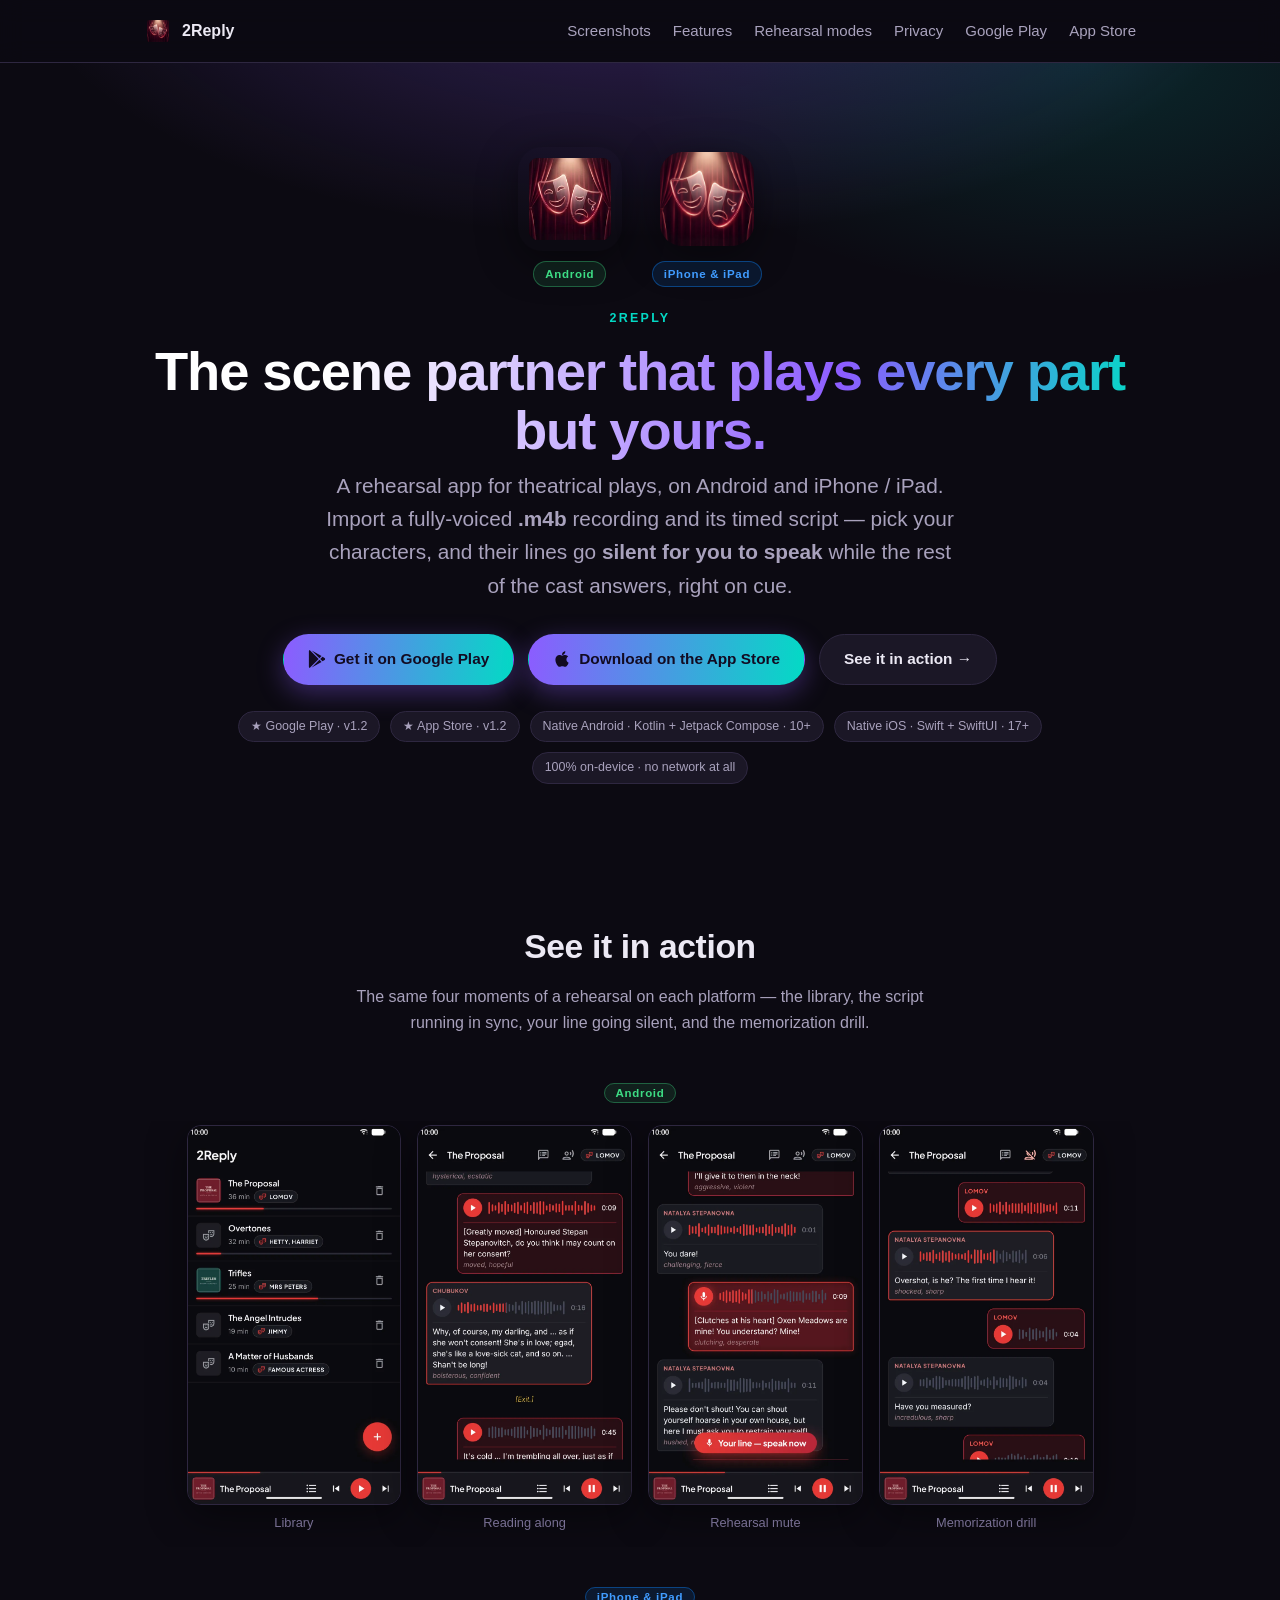
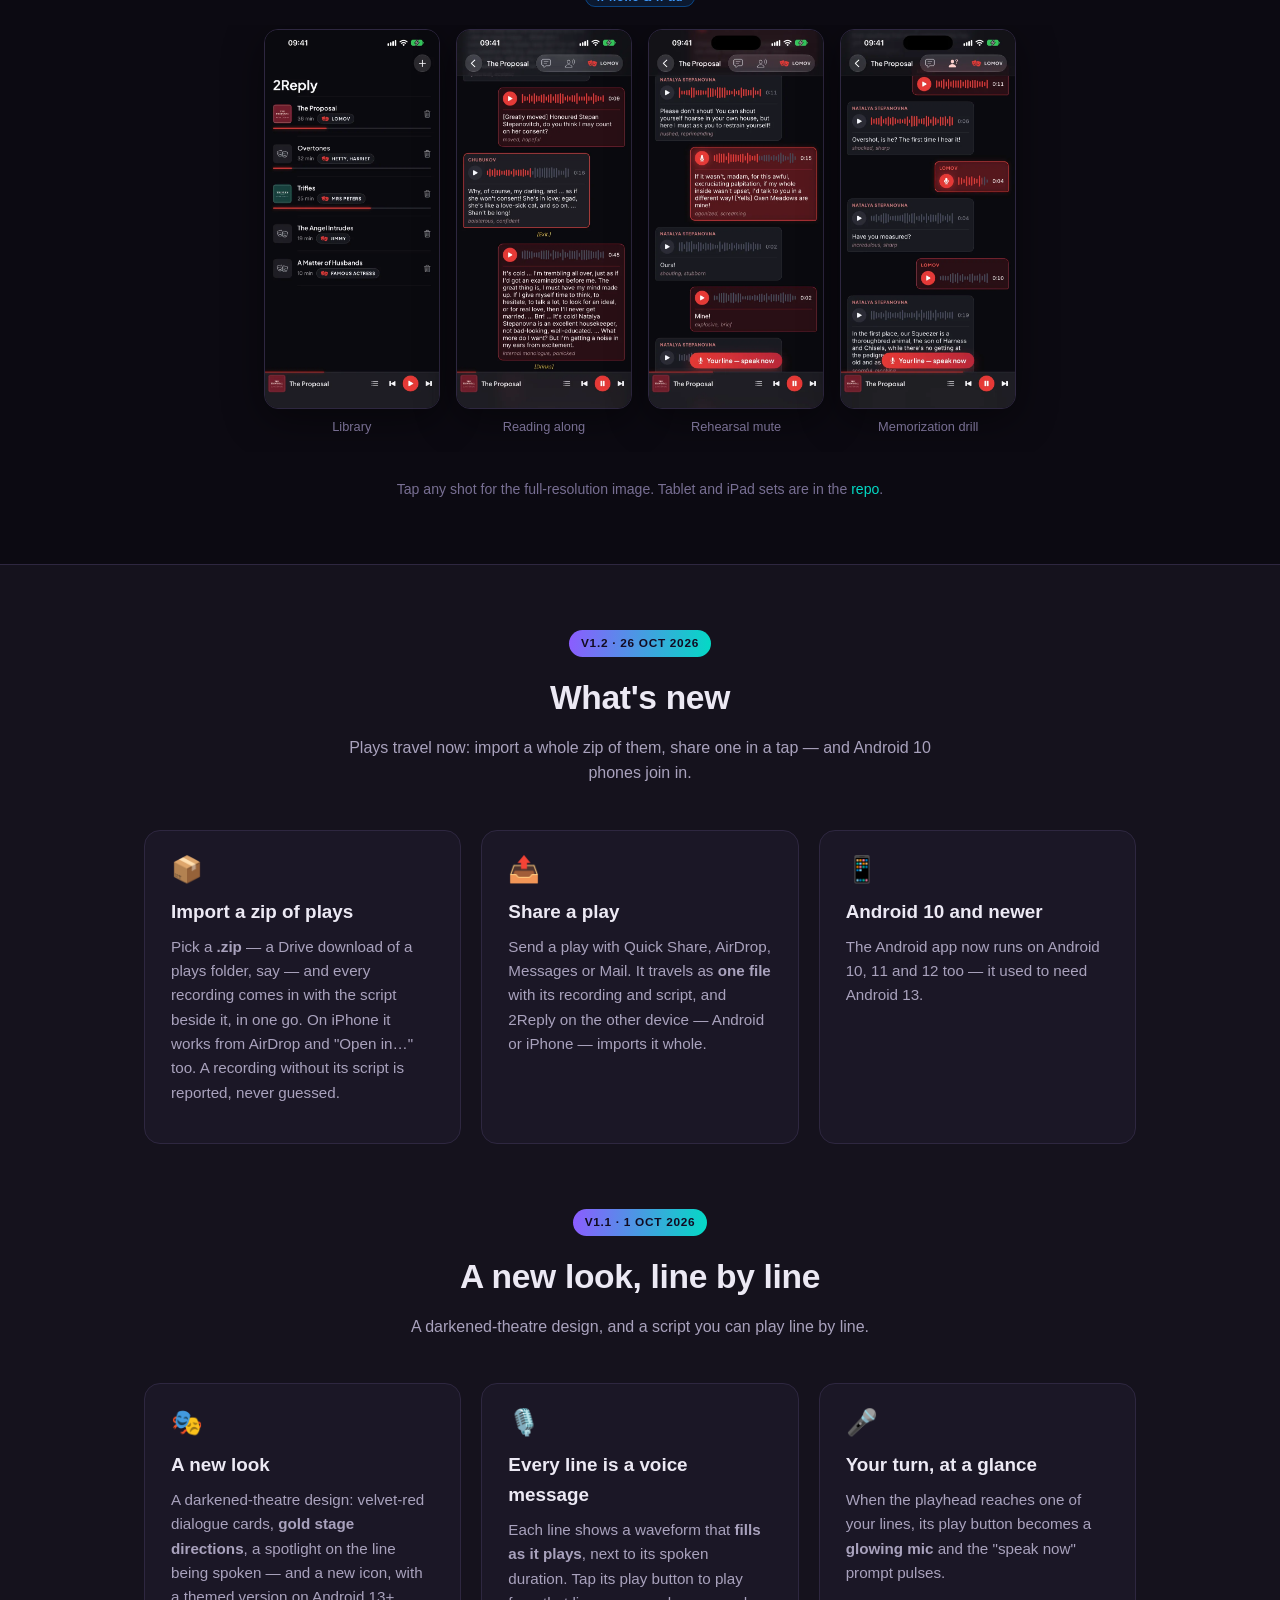
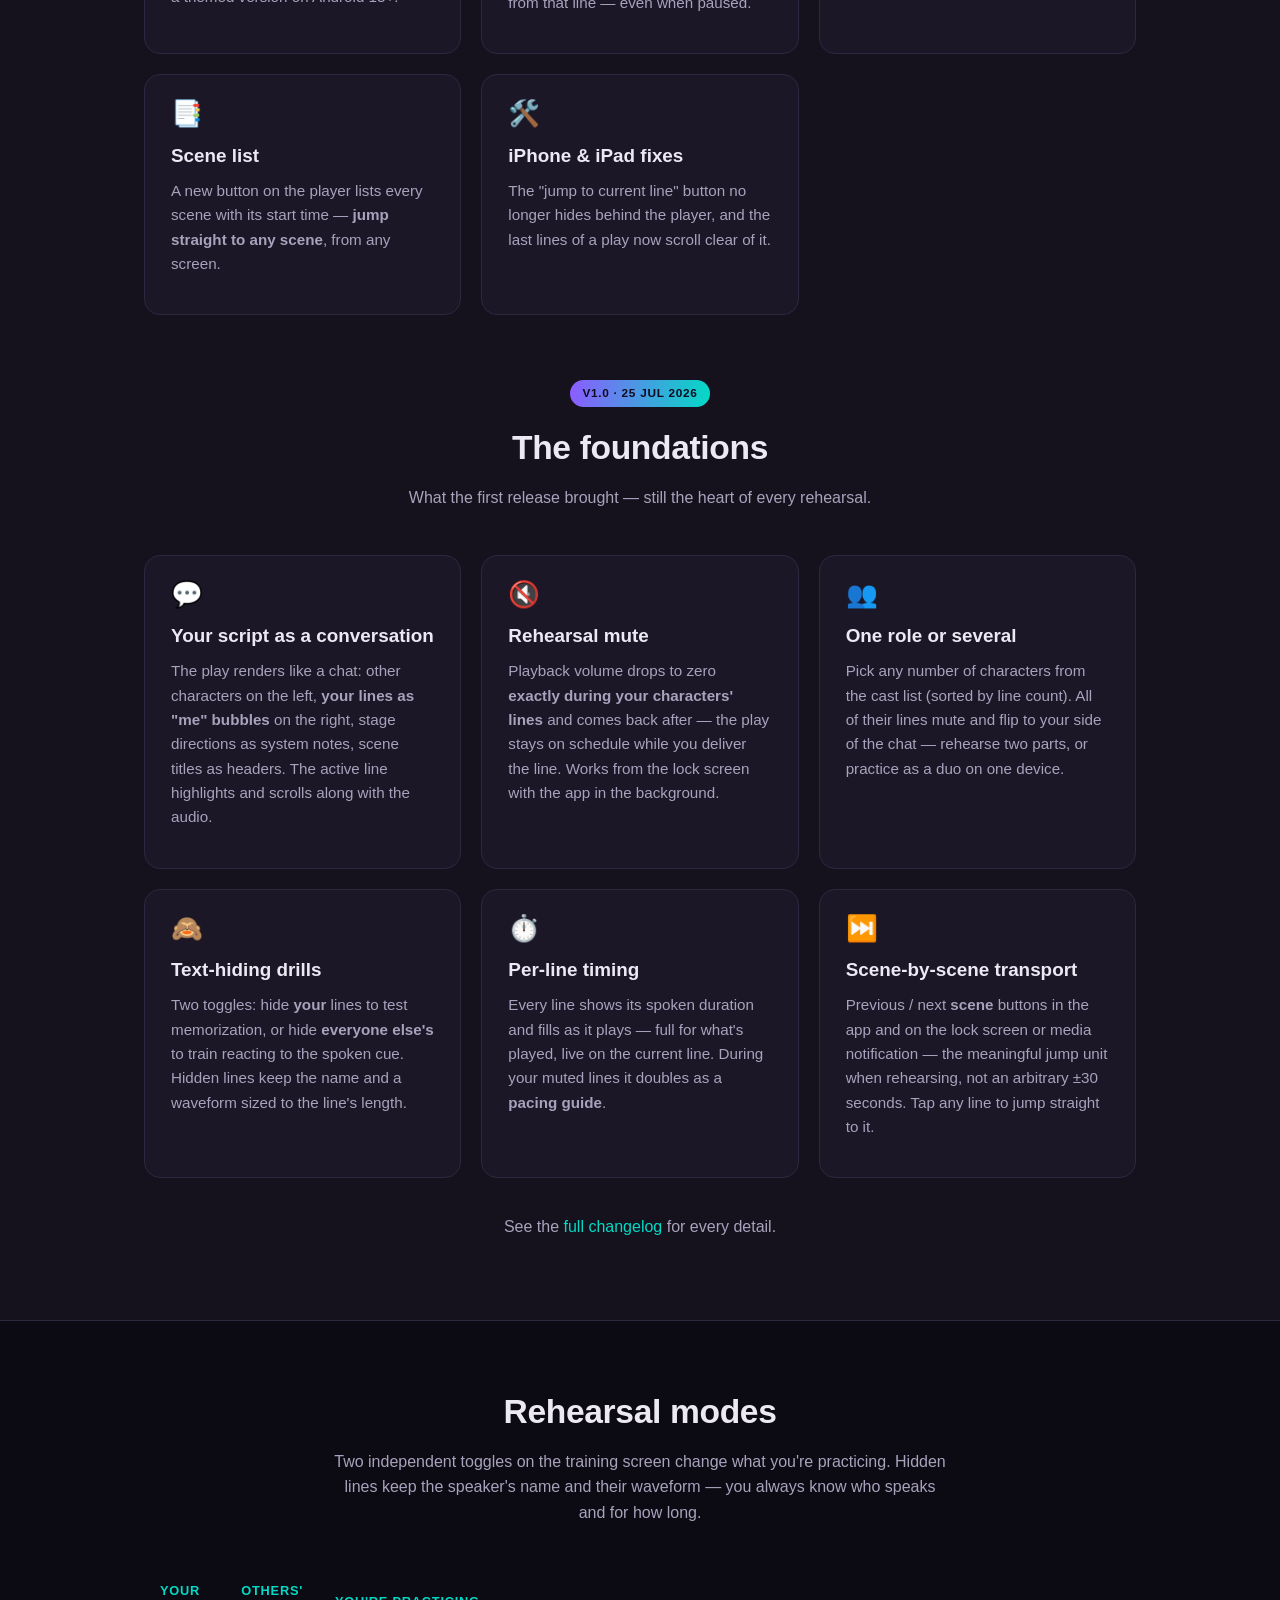
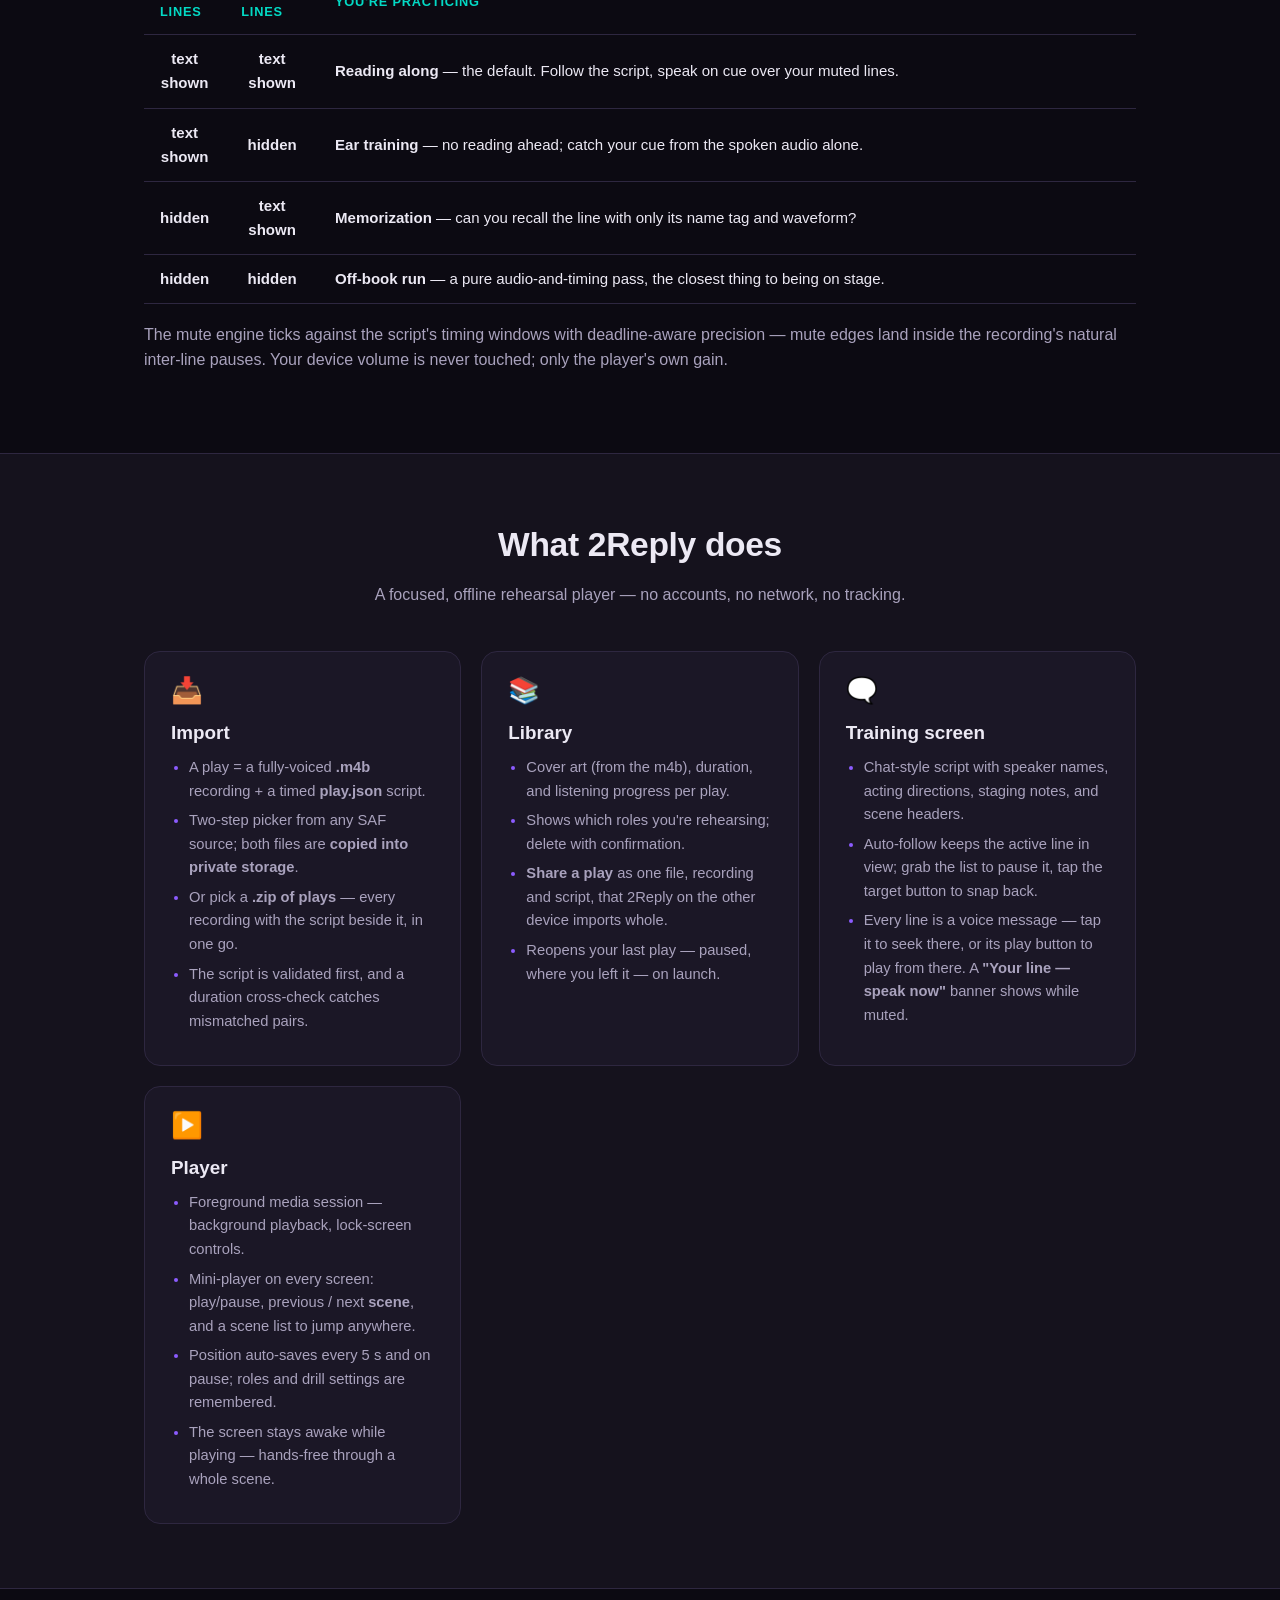
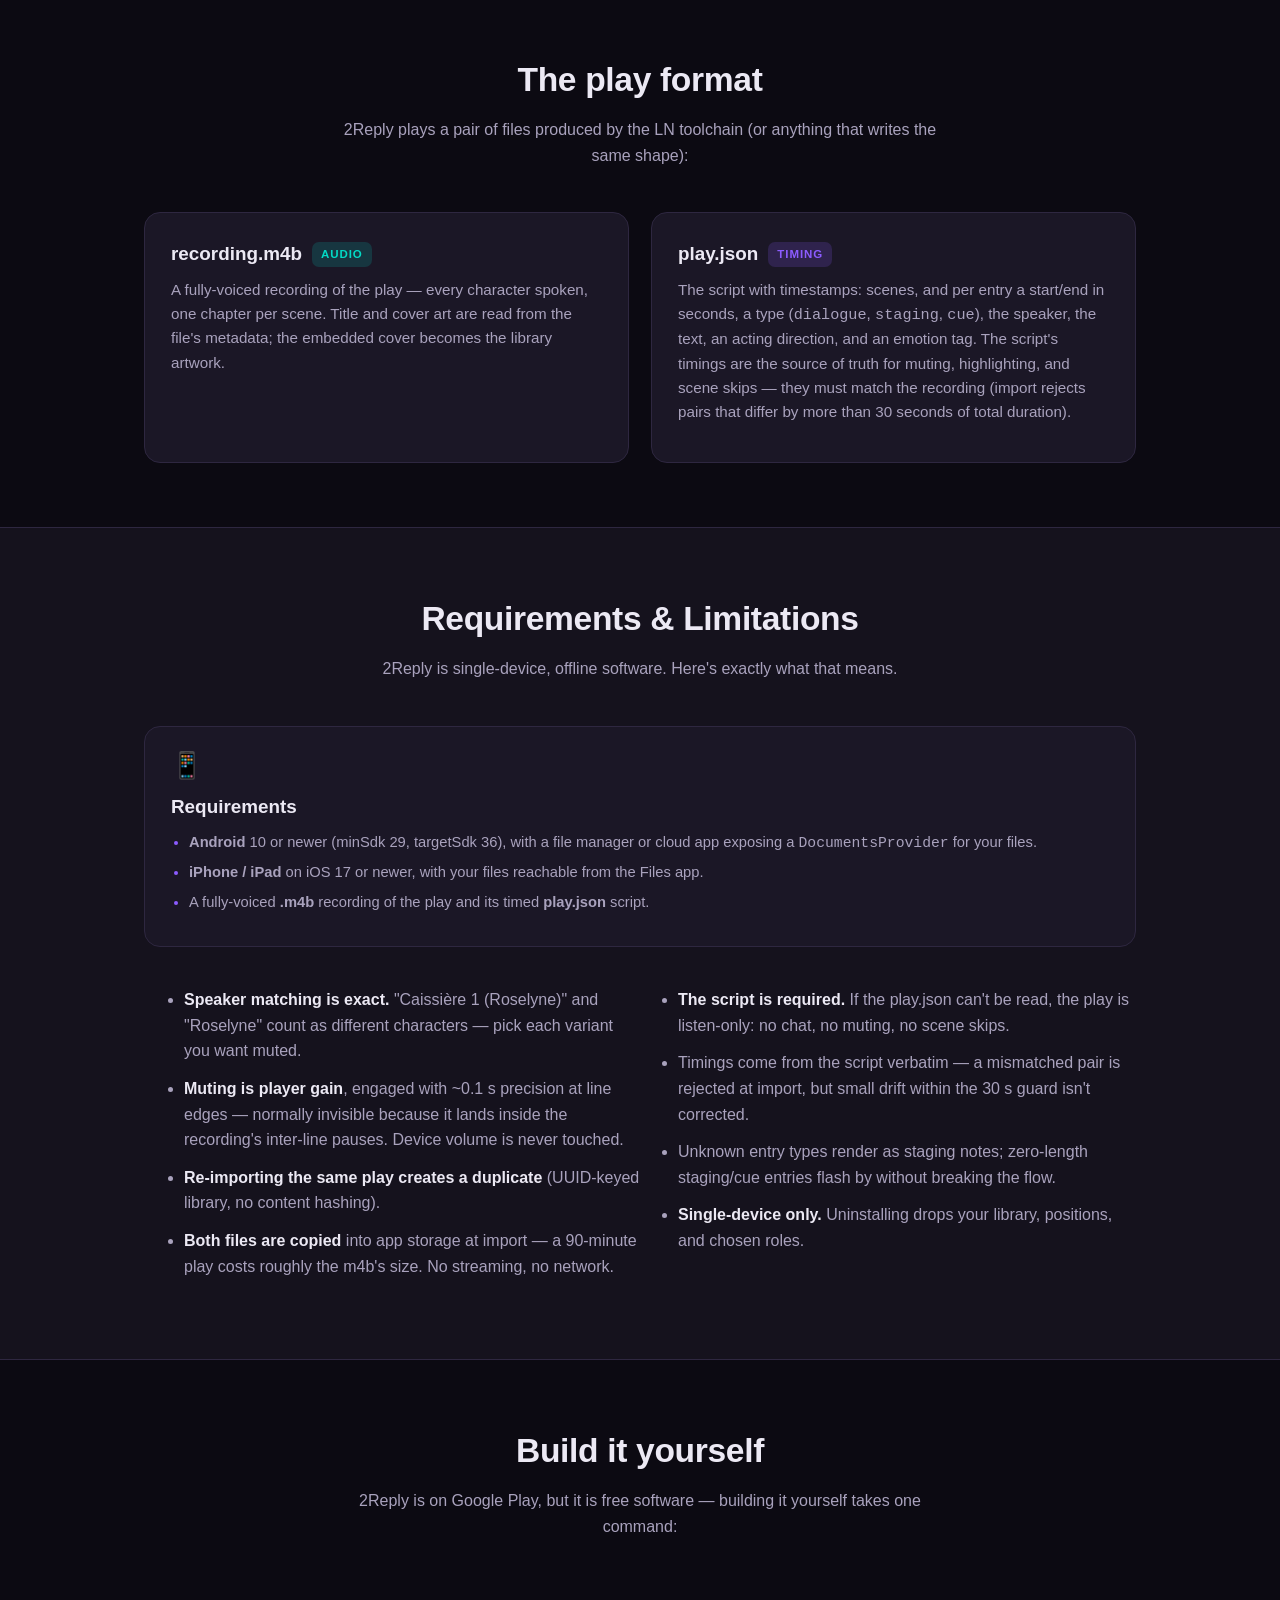
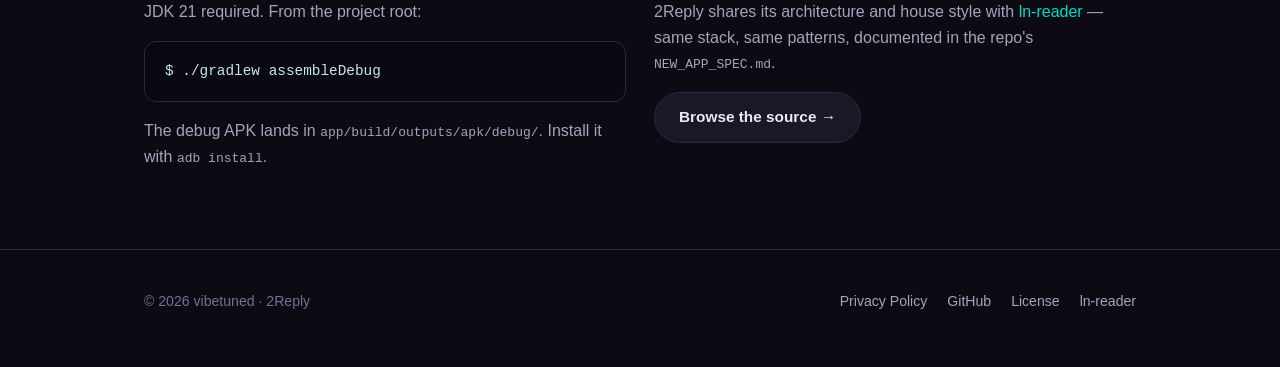
<file: docs/index.html>
<!DOCTYPE html>
<html lang="en">
<head>
  <meta charset="utf-8" />
  <meta name="viewport" content="width=device-width, initial-scale=1" />
  <title>2Reply — rehearse your lines</title>
  <meta name="description" content="A rehearsal partner for theatrical plays, on Android and iPhone / iPad. Import a fully-voiced recording plus its timed script; your characters' lines go silent for you to speak while the rest of the cast answers on cue." />
  <link rel="icon" type="image/webp" href="assets/favicon.webp" />
  <link rel="stylesheet" href="assets/css/style.css" />
  <meta property="og:title" content="2Reply — rehearse your lines" />
  <meta property="og:description" content="The app that plays every part but yours, on Android and iPhone / iPad. Synced chat-style script with voice-message lines, memorization drills — 100% on-device." />
  <meta property="og:type" content="website" />
</head>
<body>
  <nav class="nav">
    <div class="wrap">
      <a class="nav-brand" href="index.html">
        <img src="assets/icon.webp" alt="2Reply icon" />
        <span>2Reply</span>
      </a>
      <div class="nav-links">
        <a href="#screenshots">Screenshots</a>
        <a href="#features" class="hide-sm">Features</a>
        <a href="#modes" class="hide-sm">Rehearsal&nbsp;modes</a>
        <a href="privacy.html">Privacy</a>
        <a href="https://play.google.com/store/apps/details?id=com.vibetuned.to_reply">Google&nbsp;Play</a>
        <a href="https://apps.apple.com/app/id6813200753">App&nbsp;Store</a>
      </div>
    </div>
  </nav>

  <header class="hero">
    <div class="wrap">
      <div class="hero-icons">
        <div class="hero-app">
          <img class="hero-icon" src="assets/icon.webp" alt="2Reply for Android app icon" />
          <span class="chip chip-android">Android</span>
        </div>
        <div class="hero-app">
          <img class="hero-icon ios" src="assets/icon-ios.jpg" alt="2Reply for iPhone and iPad app icon" />
          <span class="chip chip-ios">iPhone &amp; iPad</span>
        </div>
      </div>
      <p class="eyebrow">2Reply</p>
      <h1>The scene partner that plays every part but yours.</h1>
      <p class="tagline">
        A rehearsal app for theatrical plays, on Android and iPhone&nbsp;/&nbsp;iPad.
        Import a fully-voiced
        <strong>.m4b</strong> recording and its timed script — pick your characters, and
        their lines go <strong>silent for you to speak</strong> while the rest of the cast
        answers, right on cue.
      </p>
      <div class="cta-row">
        <a class="btn btn-primary btn-play" href="https://play.google.com/store/apps/details?id=com.vibetuned.to_reply">
          <svg viewBox="0 0 512 512" aria-hidden="true"><path d="M325.3 234.3L104.6 13l280.8 161.2-60.1 60.1zM47 0C34 6.8 25.3 19.2 25.3 35.3v441.3c0 16.1 8.7 28.5 21.7 35.3l256.6-256L47 0zm425.2 225.6l-58.9-34.1-65.7 64.5 65.7 64.5 60.1-34.1c18-14.3 18-46.5-1.2-60.8zM104.6 499l280.8-161.2-60.1-60.1L104.6 499z"/></svg>
          Get it on Google Play
        </a>
        <a class="btn btn-primary" href="https://apps.apple.com/app/id6813200753">
          <svg viewBox="0 0 384 512" aria-hidden="true"><path d="M318.7 268.7c-.2-36.7 16.4-64.4 50-84.8-18.8-26.9-47.2-41.7-84.7-44.6-35.5-2.8-74.3 20.7-88.5 20.7-15 0-49.4-19.7-76.4-19.7C63.3 141.2 4 184.8 4 273.5q0 39.3 14.4 81.2c12.8 36.7 59 126.7 107.2 125.2 25.2-.6 43-17.9 75.8-17.9 31.8 0 48.3 17.9 76.4 17.9 48.6-.7 90.4-82.5 102.6-119.3-65.2-30.7-61.7-90-61.7-91.9zm-56.6-164.2c27.3-32.4 24.8-61.9 24-72.5-24.1 1.4-52 16.4-67.9 34.9-17.5 19.8-27.8 44.3-25.6 71.9 26.1 2 49.9-11.4 69.5-34.3z"/></svg>
          Download on the App Store
        </a>
        <a class="btn btn-ghost" href="#screenshots">See it in action →</a>
      </div>
      <div class="badge-row">
        <span class="badge">★ Google Play · v1.2</span>
        <span class="badge">★ App Store · v1.2</span>
        <span class="badge badge-android">Native Android · Kotlin + Jetpack Compose · 10+</span>
        <span class="badge badge-ios">Native iOS · Swift + SwiftUI · 17+</span>
        <span class="badge">100% on-device · no network at all</span>
      </div>
    </div>
  </header>

  <!-- Screenshots -->
  <section id="screenshots">
    <div class="wrap">
      <div class="section-head">
        <h2>See it in action</h2>
        <p>The same four moments of a rehearsal on each platform — the library, the
          script running in sync, your line going silent, and the memorization drill.</p>
      </div>

      <div class="shots-group">
        <div class="shots-label"><span class="chip chip-android">Android</span></div>
        <div class="shots-row">
          <figure class="shot"><a href="store-screenshots/phone/01-library.png"><img src="assets/shots/android/01-library.webp" alt="2Reply on Android — the library of imported plays with roles and progress" loading="lazy" /></a><figcaption>Library</figcaption></figure>
          <figure class="shot"><a href="store-screenshots/phone/02-training-normal.png"><img src="assets/shots/android/02-training-normal.webp" alt="2Reply on Android — the script as a chat, synced to the recording" loading="lazy" /></a><figcaption>Reading along</figcaption></figure>
          <figure class="shot"><a href="store-screenshots/phone/03-rehearsal-mute.png"><img src="assets/shots/android/03-rehearsal-mute.webp" alt="2Reply on Android — your line playing muted, with the speak-now banner" loading="lazy" /></a><figcaption>Rehearsal mute</figcaption></figure>
          <figure class="shot"><a href="store-screenshots/phone/04-text-drill.png"><img src="assets/shots/android/04-text-drill.webp" alt="2Reply on Android — your lines collapsed to a name and a duration-sized waveform" loading="lazy" /></a><figcaption>Memorization drill</figcaption></figure>
        </div>
      </div>

      <div class="shots-group">
        <div class="shots-label"><span class="chip chip-ios">iPhone &amp; iPad</span></div>
        <div class="shots-row">
          <figure class="shot"><a href="store-screenshots/iphone/01-library.png"><img src="assets/shots/ios/01-library.webp" alt="2Reply on iPhone — the library of imported plays with roles and progress" loading="lazy" /></a><figcaption>Library</figcaption></figure>
          <figure class="shot"><a href="store-screenshots/iphone/02-training-normal.png"><img src="assets/shots/ios/02-training-normal.webp" alt="2Reply on iPhone — the script as a chat, synced to the recording" loading="lazy" /></a><figcaption>Reading along</figcaption></figure>
          <figure class="shot"><a href="store-screenshots/iphone/03-rehearsal-mute.png"><img src="assets/shots/ios/03-rehearsal-mute.webp" alt="2Reply on iPhone — your line playing muted, with the speak-now banner" loading="lazy" /></a><figcaption>Rehearsal mute</figcaption></figure>
          <figure class="shot"><a href="store-screenshots/iphone/04-text-drill.png"><img src="assets/shots/ios/04-text-drill.webp" alt="2Reply on iPhone — your lines collapsed to a name and a duration-sized waveform" loading="lazy" /></a><figcaption>Memorization drill</figcaption></figure>
        </div>
      </div>

      <p class="shots-foot">
        Tap any shot for the full-resolution image. Tablet and iPad sets are in the
        <a href="https://github.com/vibetuned/to-reply/tree/main/docs/store-screenshots">repo</a>.
      </p>
    </div>
  </section>

  <!-- What's new -->
  <section id="whatsnew" class="alt">
    <div class="wrap">
      <div class="section-head">
        <span class="ver-pill">v1.2 · 26 Oct 2026</span>
        <h2>What's new</h2>
        <p>Plays travel now: import a whole zip of them, share one in a tap — and Android 10 phones join in.</p>
      </div>
      <div class="grid">
        <div class="card">
          <span class="ico">📦</span>
          <h3>Import a zip of plays</h3>
          <p>Pick a <strong>.zip</strong> — a Drive download of a plays folder, say — and every recording comes in with the script beside it, in one go. On iPhone it works from AirDrop and "Open in…" too. A recording without its script is reported, never guessed.</p>
        </div>
        <div class="card">
          <span class="ico">📤</span>
          <h3>Share a play</h3>
          <p>Send a play with Quick Share, AirDrop, Messages or Mail. It travels as <strong>one file</strong> with its recording and script, and 2Reply on the other device — Android or iPhone — imports it whole.</p>
        </div>
        <div class="card">
          <span class="ico">📱</span>
          <h3>Android 10 and newer</h3>
          <p>The Android app now runs on Android 10, 11 and 12 too — it used to need Android 13.</p>
        </div>
      </div>

      <div class="section-head" style="margin-top:64px;">
        <span class="ver-pill">v1.1 · 1 Oct 2026</span>
        <h2>A new look, line by line</h2>
        <p>A darkened-theatre design, and a script you can play line by line.</p>
      </div>
      <div class="grid">
        <div class="card">
          <span class="ico">🎭</span>
          <h3>A new look</h3>
          <p>A darkened-theatre design: velvet-red dialogue cards, <strong>gold stage directions</strong>, a spotlight on the line being spoken — and a new icon, with a themed version on Android 13+.</p>
        </div>
        <div class="card">
          <span class="ico">🎙️</span>
          <h3>Every line is a voice message</h3>
          <p>Each line shows a waveform that <strong>fills as it plays</strong>, next to its spoken duration. Tap its play button to play from that line — even when paused.</p>
        </div>
        <div class="card">
          <span class="ico">🎤</span>
          <h3>Your turn, at a glance</h3>
          <p>When the playhead reaches one of your lines, its play button becomes a <strong>glowing mic</strong> and the "speak now" prompt pulses.</p>
        </div>
        <div class="card">
          <span class="ico">📑</span>
          <h3>Scene list</h3>
          <p>A new button on the player lists every scene with its start time — <strong>jump straight to any scene</strong>, from any screen.</p>
        </div>
        <div class="card">
          <span class="ico">🛠️</span>
          <h3>iPhone &amp; iPad fixes</h3>
          <p>The "jump to current line" button no longer hides behind the player, and the last lines of a play now scroll clear of it.</p>
        </div>
      </div>

      <div class="section-head" style="margin-top:64px;">
        <span class="ver-pill">v1.0 · 25 Jul 2026</span>
        <h2>The foundations</h2>
        <p>What the first release brought — still the heart of every rehearsal.</p>
      </div>
      <div class="grid">
        <div class="card">
          <span class="ico">💬</span>
          <h3>Your script as a conversation</h3>
          <p>The play renders like a chat: other characters on the left, <strong>your lines as "me" bubbles</strong> on the right, stage directions as system notes, scene titles as headers. The active line highlights and scrolls along with the audio.</p>
        </div>
        <div class="card">
          <span class="ico">🔇</span>
          <h3>Rehearsal mute</h3>
          <p>Playback volume drops to zero <strong>exactly during your characters' lines</strong> and comes back after — the play stays on schedule while you deliver the line. Works from the lock screen with the app in the background.</p>
        </div>
        <div class="card">
          <span class="ico">👥</span>
          <h3>One role or several</h3>
          <p>Pick any number of characters from the cast list (sorted by line count). All of their lines mute and flip to your side of the chat — rehearse two parts, or practice as a duo on one device.</p>
        </div>
        <div class="card">
          <span class="ico">🙈</span>
          <h3>Text-hiding drills</h3>
          <p>Two toggles: hide <strong>your</strong> lines to test memorization, or hide <strong>everyone else's</strong> to train reacting to the spoken cue. Hidden lines keep the name and a waveform sized to the line's length.</p>
        </div>
        <div class="card">
          <span class="ico">⏱️</span>
          <h3>Per-line timing</h3>
          <p>Every line shows its spoken duration and fills as it plays — full for what's played, live on the current line. During your muted lines it doubles as a <strong>pacing guide</strong>.</p>
        </div>
        <div class="card">
          <span class="ico">⏭️</span>
          <h3>Scene-by-scene transport</h3>
          <p>Previous / next <strong>scene</strong> buttons in the app and on the lock screen or media notification — the meaningful jump unit when rehearsing, not an arbitrary ±30 seconds. Tap any line to jump straight to it.</p>
        </div>
      </div>
      <p class="changelog-foot">
        See the <a href="https://github.com/vibetuned/to-reply/blob/main/CHANGELOG.md">full changelog</a> for every detail.
      </p>
    </div>
  </section>

  <!-- Rehearsal modes -->
  <section id="modes">
    <div class="wrap">
      <div class="section-head">
        <h2>Rehearsal modes</h2>
        <p>
          Two independent toggles on the training screen change what you're practicing.
          Hidden lines keep the speaker's name and their waveform — you always know
          who speaks and for how long.
        </p>
      </div>
      <div class="table-wrap">
        <table>
          <thead>
            <tr><th>Your lines</th><th>Others' lines</th><th>You're practicing</th></tr>
          </thead>
          <tbody>
            <tr>
              <td>text shown</td><td>text shown</td>
              <td><strong>Reading along</strong> — the default. Follow the script, speak on cue over your muted lines.</td>
            </tr>
            <tr>
              <td>text shown</td><td>hidden</td>
              <td><strong>Ear training</strong> — no reading ahead; catch your cue from the spoken audio alone.</td>
            </tr>
            <tr>
              <td>hidden</td><td>text shown</td>
              <td><strong>Memorization</strong> — can you recall the line with only its name tag and waveform?</td>
            </tr>
            <tr>
              <td>hidden</td><td>hidden</td>
              <td><strong>Off-book run</strong> — a pure audio-and-timing pass, the closest thing to being on stage.</td>
            </tr>
          </tbody>
        </table>
      </div>
      <p style="color:var(--text-dim);margin-top:18px;">
        The mute engine ticks against the script's timing windows with deadline-aware
        precision — mute edges land inside the recording's natural inter-line pauses. Your
        device volume is never touched; only the player's own gain.
      </p>
    </div>
  </section>

  <!-- Features -->
  <section id="features" class="alt">
    <div class="wrap">
      <div class="section-head">
        <h2>What 2Reply does</h2>
        <p>A focused, offline rehearsal player — no accounts, no network, no tracking.</p>
      </div>
      <div class="grid">
        <div class="card">
          <span class="ico">📥</span>
          <h3>Import</h3>
          <ul>
            <li>A play = a fully-voiced <strong>.m4b</strong> recording + a timed <strong>play.json</strong> script.</li>
            <li>Two-step picker from any SAF source; both files are <strong>copied into private storage</strong>.</li>
            <li>Or pick a <strong>.zip of plays</strong> — every recording with the script beside it, in one go.</li>
            <li>The script is validated first, and a duration cross-check catches mismatched pairs.</li>
          </ul>
        </div>
        <div class="card">
          <span class="ico">📚</span>
          <h3>Library</h3>
          <ul>
            <li>Cover art (from the m4b), duration, and listening progress per play.</li>
            <li>Shows which roles you're rehearsing; delete with confirmation.</li>
            <li><strong>Share a play</strong> as one file, recording and script, that 2Reply on the other device imports whole.</li>
            <li>Reopens your last play — paused, where you left it — on launch.</li>
          </ul>
        </div>
        <div class="card">
          <span class="ico">🗨️</span>
          <h3>Training screen</h3>
          <ul>
            <li>Chat-style script with speaker names, acting directions, staging notes, and scene headers.</li>
            <li>Auto-follow keeps the active line in view; grab the list to pause it, tap the target button to snap back.</li>
            <li>Every line is a voice message — tap it to seek there, or its play button to play from there. A <strong>"Your line — speak now"</strong> banner shows while muted.</li>
          </ul>
        </div>
        <div class="card">
          <span class="ico">▶️</span>
          <h3>Player</h3>
          <ul>
            <li>Foreground media session — background playback, lock-screen controls.</li>
            <li>Mini-player on every screen: play/pause, previous / next <strong>scene</strong>, and a scene list to jump anywhere.</li>
            <li>Position auto-saves every 5 s and on pause; roles and drill settings are remembered.</li>
            <li>The screen stays awake while playing — hands-free through a whole scene.</li>
          </ul>
        </div>
      </div>
    </div>
  </section>

  <!-- Play format -->
  <section id="format">
    <div class="wrap">
      <div class="section-head">
        <h2>The play format</h2>
        <p>2Reply plays a pair of files produced by the LN toolchain (or anything that writes the same shape):</p>
      </div>
      <div class="split">
        <div class="card">
          <h3>recording.m4b <span class="tag consume">audio</span></h3>
          <p>
            A fully-voiced recording of the play — every character spoken, one chapter per
            scene. Title and cover art are read from the file's metadata; the embedded
            cover becomes the library artwork.
          </p>
        </div>
        <div class="card">
          <h3>play.json <span class="tag create">timing</span></h3>
          <p>
            The script with timestamps: scenes, and per entry a start/end in seconds, a
            type (<code>dialogue</code>, <code>staging</code>, <code>cue</code>), the
            speaker, the text, an acting direction, and an emotion tag. The script's
            timings are the source of truth for muting, highlighting, and scene skips —
            they must match the recording (import rejects pairs that differ by more
            than 30&nbsp;seconds of total duration).
          </p>
        </div>
      </div>
    </div>
  </section>

  <!-- Requirements & limits -->
  <section class="alt">
    <div class="wrap">
      <div class="section-head">
        <h2>Requirements &amp; Limitations</h2>
        <p>2Reply is single-device, offline software. Here's exactly what that means.</p>
      </div>
      <div class="grid" style="margin-bottom:40px;">
        <div class="card">
          <span class="ico">📱</span>
          <h3>Requirements</h3>
          <ul>
            <li><strong>Android</strong> 10 or newer (minSdk 29, targetSdk 36), with a file manager or cloud app exposing a <code>DocumentsProvider</code> for your files.</li>
            <li><strong>iPhone / iPad</strong> on iOS 17 or newer, with your files reachable from the Files app.</li>
            <li>A fully-voiced <strong>.m4b</strong> recording of the play and its timed <strong>play.json</strong> script.</li>
          </ul>
        </div>
      </div>
      <ul class="limits">
        <li><strong>Speaker matching is exact.</strong> "Caissière 1 (Roselyne)" and "Roselyne" count as different characters — pick each variant you want muted.</li>
        <li><strong>Muting is player gain</strong>, engaged with ~0.1 s precision at line edges — normally invisible because it lands inside the recording's inter-line pauses. Device volume is never touched.</li>
        <li><strong>Re-importing the same play creates a duplicate</strong> (UUID-keyed library, no content hashing).</li>
        <li><strong>Both files are copied</strong> into app storage at import — a 90-minute play costs roughly the m4b's size. No streaming, no network.</li>
        <li><strong>The script is required.</strong> If the play.json can't be read, the play is listen-only: no chat, no muting, no scene skips.</li>
        <li>Timings come from the script verbatim — a mismatched pair is rejected at import, but small drift within the 30 s guard isn't corrected.</li>
        <li>Unknown entry types render as staging notes; zero-length staging/cue entries flash by without breaking the flow.</li>
        <li><strong>Single-device only.</strong> Uninstalling drops your library, positions, and chosen roles.</li>
      </ul>
    </div>
  </section>

  <!-- Build -->
  <section id="build">
    <div class="wrap">
      <div class="section-head">
        <h2>Build it yourself</h2>
        <p>2Reply is on Google Play, but it is free software — building it yourself takes one command:</p>
      </div>
      <div class="build-grid">
        <div>
          <p style="color:var(--text-dim);">JDK 21 required. From the project root:</p>
          <div class="code">$ ./gradlew assembleDebug</div>
          <p style="color:var(--text-dim);margin-top:16px;">
            The debug APK lands in <code>app/build/outputs/apk/debug/</code>.
            Install it with <code>adb install</code>.
          </p>
        </div>
        <div>
          <p style="color:var(--text-dim);">
            2Reply shares its architecture and house style with
            <a href="https://ln.vibetuned.com">ln-reader</a> — same stack, same patterns,
            documented in the repo's <code>NEW_APP_SPEC.md</code>.
          </p>
          <a class="btn btn-ghost" href="https://github.com/vibetuned/to-reply">Browse the source →</a>
        </div>
      </div>
    </div>
  </section>

  <footer>
    <div class="wrap">
      <span>© 2026 vibetuned · 2Reply</span>
      <div class="foot-links">
        <a href="privacy.html">Privacy Policy</a>
        <a href="https://github.com/vibetuned/to-reply">GitHub</a>
        <a href="https://github.com/vibetuned/to-reply/blob/main/LICENSE">License</a>
        <a href="https://ln.vibetuned.com">ln-reader</a>
      </div>
    </div>
  </footer>
</body>
</html>
</file>
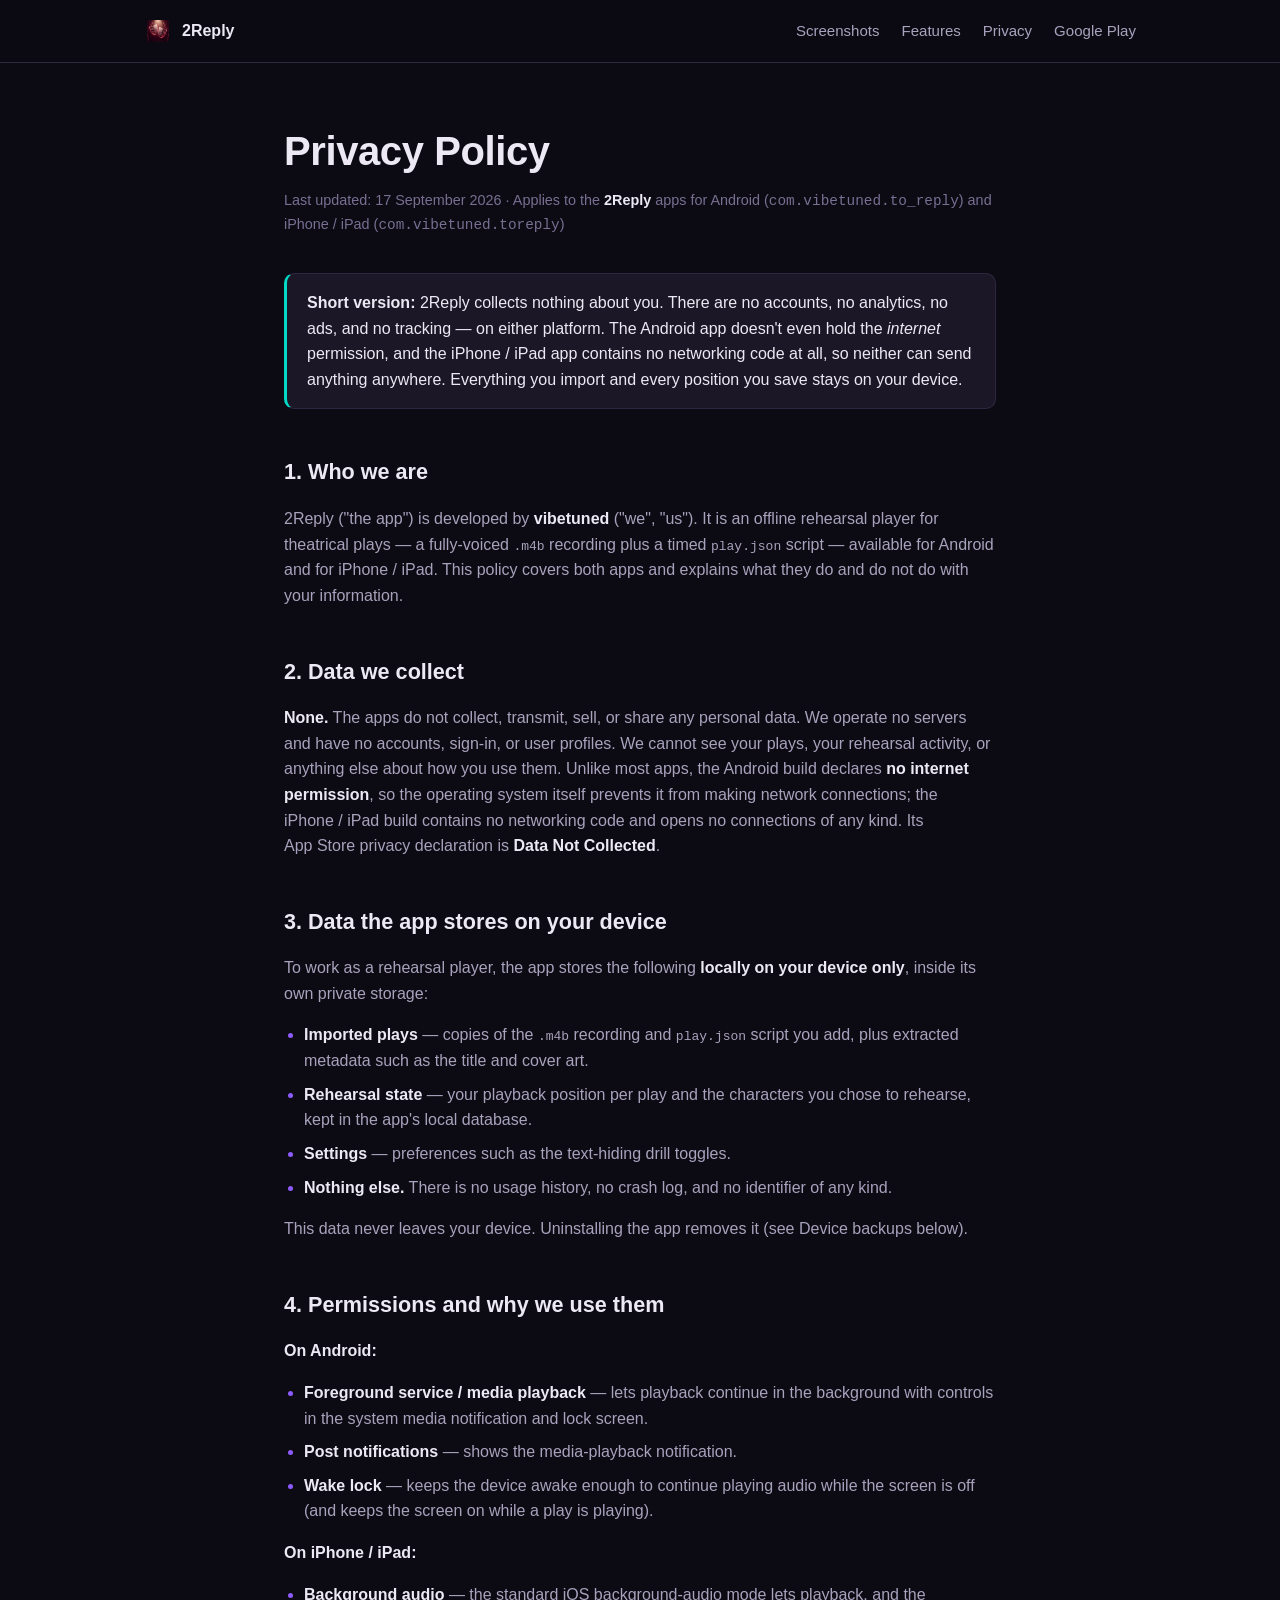
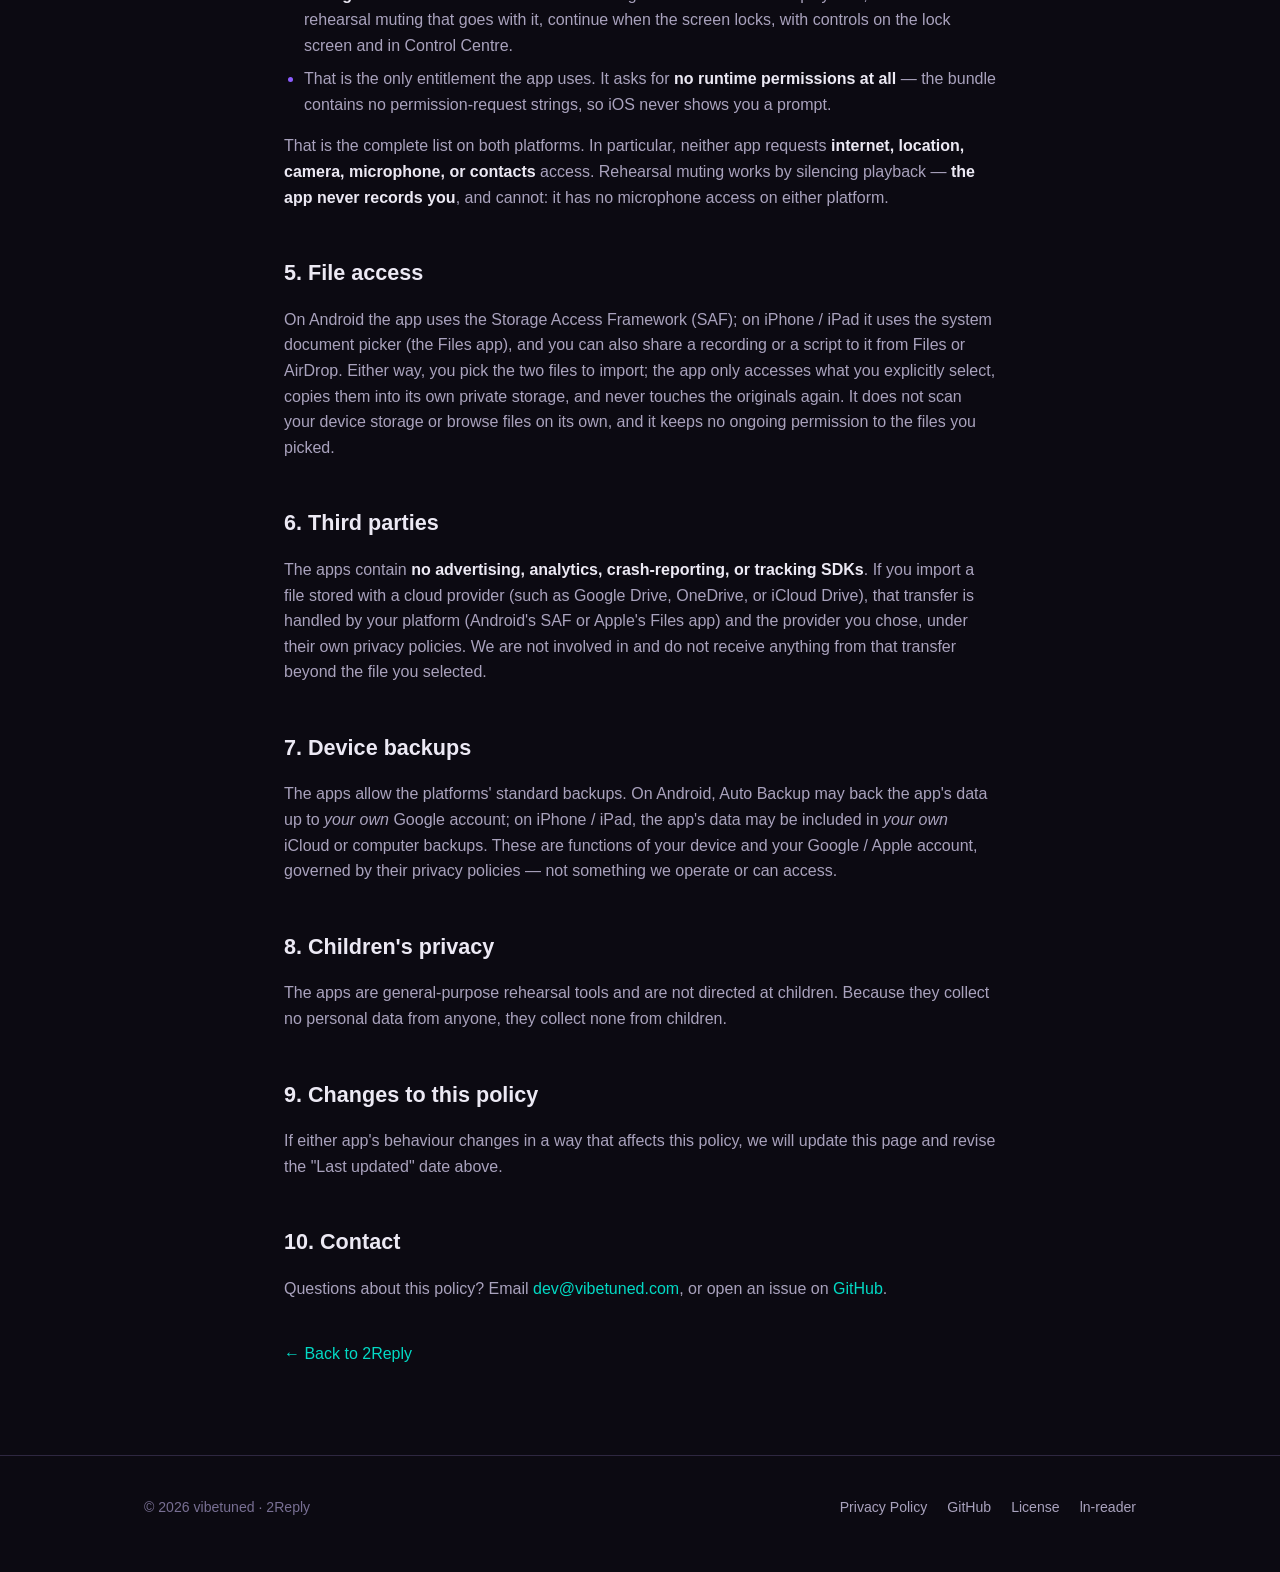
<file: docs/privacy.html>
<!DOCTYPE html>
<html lang="en">
<head>
  <meta charset="utf-8" />
  <meta name="viewport" content="width=device-width, initial-scale=1" />
  <title>Privacy Policy — 2Reply</title>
  <meta name="description" content="Privacy policy for the 2Reply rehearsal apps — Android, and 2Reply for iPhone and iPad. 2Reply collects no personal data and runs entirely on your device." />
  <link rel="icon" type="image/webp" href="assets/favicon.webp" />
  <link rel="stylesheet" href="assets/css/style.css" />
</head>
<body>
  <nav class="nav">
    <div class="wrap">
      <a class="nav-brand" href="index.html">
        <img src="assets/icon.webp" alt="2Reply icon" />
        <span>2Reply</span>
      </a>
      <div class="nav-links">
        <a href="index.html#screenshots">Screenshots</a>
        <a href="index.html#features" class="hide-sm">Features</a>
        <a href="privacy.html">Privacy</a>
        <a href="https://play.google.com/store/apps/details?id=com.vibetuned.to_reply">Google&nbsp;Play</a>
      </div>
    </div>
  </nav>

  <main class="doc">
    <div class="wrap">
      <h1>Privacy Policy</h1>
      <p class="updated">Last updated: 17 September 2026 · Applies to the <strong>2Reply</strong> apps for
        Android (<code>com.vibetuned.to_reply</code>) and iPhone&nbsp;/&nbsp;iPad
        (<code>com.vibetuned.toreply</code>)</p>

      <div class="callout">
        <p>
          <strong>Short version:</strong> 2Reply collects nothing about you. There are no
          accounts, no analytics, no ads, and no tracking — on either platform. The Android
          app doesn't even hold the <em>internet</em> permission, and the iPhone&nbsp;/&nbsp;iPad
          app contains no networking code at all, so neither can send anything anywhere.
          Everything you import and every position you save stays on your device.
        </p>
      </div>

      <h2>1. Who we are</h2>
      <p>
        2Reply ("the app") is developed by <strong>vibetuned</strong> ("we", "us"). It is an
        offline rehearsal player for theatrical plays — a fully-voiced <code>.m4b</code>
        recording plus a timed <code>play.json</code> script — available for Android and for
        iPhone&nbsp;/&nbsp;iPad. This policy covers both apps and explains what they do and do
        not do with your information.
      </p>

      <h2>2. Data we collect</h2>
      <p>
        <strong>None.</strong> The apps do not collect, transmit, sell, or share any personal
        data. We operate no servers and have no accounts, sign-in, or user profiles. We cannot
        see your plays, your rehearsal activity, or anything else about how you use them.
        Unlike most apps, the Android build declares <strong>no internet permission</strong>, so
        the operating system itself prevents it from making network connections; the
        iPhone&nbsp;/&nbsp;iPad build contains no networking code and opens no connections of any
        kind. Its App&nbsp;Store privacy declaration is <strong>Data Not Collected</strong>.
      </p>

      <h2>3. Data the app stores on your device</h2>
      <p>
        To work as a rehearsal player, the app stores the following <strong>locally on your
        device only</strong>, inside its own private storage:
      </p>
      <ul>
        <li><strong>Imported plays</strong> — copies of the <code>.m4b</code> recording and <code>play.json</code> script you add, plus extracted metadata such as the title and cover art.</li>
        <li><strong>Rehearsal state</strong> — your playback position per play and the characters you chose to rehearse, kept in the app's local database.</li>
        <li><strong>Settings</strong> — preferences such as the text-hiding drill toggles.</li>
        <li><strong>Nothing else.</strong> There is no usage history, no crash log, and no identifier of any kind.</li>
      </ul>
      <p>
        This data never leaves your device. Uninstalling the app removes it (see Device
        backups below).
      </p>

      <h2>4. Permissions and why we use them</h2>
      <p><strong>On Android:</strong></p>
      <ul>
        <li><strong>Foreground service / media playback</strong> — lets playback continue in the background with controls in the system media notification and lock screen.</li>
        <li><strong>Post notifications</strong> — shows the media-playback notification.</li>
        <li><strong>Wake lock</strong> — keeps the device awake enough to continue playing audio while the screen is off (and keeps the screen on while a play is playing).</li>
      </ul>
      <p><strong>On iPhone / iPad:</strong></p>
      <ul>
        <li><strong>Background audio</strong> — the standard iOS background-audio mode lets playback, and the rehearsal muting that goes with it, continue when the screen locks, with controls on the lock screen and in Control Centre.</li>
        <li>That is the only entitlement the app uses. It asks for <strong>no runtime permissions at all</strong> — the bundle contains no permission-request strings, so iOS never shows you a prompt.</li>
      </ul>
      <p>
        That is the complete list on both platforms. In particular, neither app requests
        <strong>internet, location, camera, microphone, or contacts</strong> access. Rehearsal
        muting works by silencing playback — <strong>the app never records you</strong>, and
        cannot: it has no microphone access on either platform.
      </p>

      <h2>5. File access</h2>
      <p>
        On Android the app uses the Storage Access Framework (SAF); on iPhone&nbsp;/&nbsp;iPad it
        uses the system document picker (the Files app), and you can also share a recording or a
        script to it from Files or AirDrop. Either way, you pick the two files to import; the app
        only accesses what you explicitly select, copies them into its own private storage, and
        never touches the originals again. It does not scan your device storage or browse files
        on its own, and it keeps no ongoing permission to the files you picked.
      </p>

      <h2>6. Third parties</h2>
      <p>
        The apps contain <strong>no advertising, analytics, crash-reporting, or tracking
        SDKs</strong>. If you import a file stored with a cloud provider (such as Google Drive,
        OneDrive, or iCloud Drive), that transfer is handled by your platform (Android's SAF or
        Apple's Files app) and the provider you chose, under their own privacy policies. We are
        not involved in and do not receive anything from that transfer beyond the file you
        selected.
      </p>

      <h2>7. Device backups</h2>
      <p>
        The apps allow the platforms' standard backups. On Android, Auto Backup may back the
        app's data up to <em>your own</em> Google account; on iPhone&nbsp;/&nbsp;iPad, the app's
        data may be included in <em>your own</em> iCloud or computer backups. These are functions
        of your device and your Google&nbsp;/&nbsp;Apple account, governed by their privacy
        policies — not something we operate or can access.
      </p>

      <h2>8. Children's privacy</h2>
      <p>
        The apps are general-purpose rehearsal tools and are not directed at children. Because
        they collect no personal data from anyone, they collect none from children.
      </p>

      <h2>9. Changes to this policy</h2>
      <p>
        If either app's behaviour changes in a way that affects this policy, we will update this
        page and revise the "Last updated" date above.
      </p>

      <h2>10. Contact</h2>
      <p>
        Questions about this policy? Email
        <a href="mailto:dev@vibetuned.com">dev@vibetuned.com</a>, or open an issue on
        <a href="https://github.com/vibetuned/to-reply/issues">GitHub</a>.
      </p>

      <p style="margin-top:40px;"><a href="index.html">← Back to 2Reply</a></p>
    </div>
  </main>

  <footer>
    <div class="wrap">
      <span>© 2026 vibetuned · 2Reply</span>
      <div class="foot-links">
        <a href="privacy.html">Privacy Policy</a>
        <a href="https://github.com/vibetuned/to-reply">GitHub</a>
        <a href="https://github.com/vibetuned/to-reply/blob/main/LICENSE">License</a>
        <a href="https://ln.vibetuned.com">ln-reader</a>
      </div>
    </div>
  </footer>
</body>
</html>
</file>
<file: docs/assets/css/style.css>
/* Lectures and Narrations — ln-reader site
   Palette pulled from the app theme: purple_500 #6200EE, purple_700 #3700B3,
   teal_200 #03DAC5, near-black window background. */

:root {
  --bg: #0c0a12;
  --bg-soft: #15121d;
  --surface: #1b1726;
  --surface-2: #221d30;
  --border: #2e2740;
  --text: #ece9f4;
  --text-dim: #a9a2bd;
  --text-faint: #786f93;
  --purple: #8c5cff;
  --purple-deep: #6200ee;
  --teal: #03dac5;
  --radius: 16px;
  --maxw: 1040px;
  --shadow: 0 10px 40px rgba(0, 0, 0, 0.45);
}

* { box-sizing: border-box; }

html { scroll-behavior: smooth; }

body {
  margin: 0;
  background: var(--bg);
  color: var(--text);
  font-family: -apple-system, BlinkMacSystemFont, "Segoe UI", Roboto, Helvetica,
    Arial, sans-serif;
  line-height: 1.6;
  -webkit-font-smoothing: antialiased;
}

a { color: var(--teal); text-decoration: none; }
a:hover { text-decoration: underline; }

.wrap { max-width: var(--maxw); margin: 0 auto; padding: 0 24px; }

/* ---------- Top nav ---------- */
.nav {
  position: sticky;
  top: 0;
  z-index: 20;
  backdrop-filter: blur(12px);
  background: rgba(12, 10, 18, 0.72);
  border-bottom: 1px solid var(--border);
}
.nav .wrap {
  display: flex;
  align-items: center;
  gap: 16px;
  height: 62px;
}
.nav-brand {
  display: flex;
  align-items: center;
  gap: 10px;
  font-weight: 700;
  color: var(--text);
}
.nav-brand img { width: 28px; height: 28px; border-radius: 7px; }
.nav-links { margin-left: auto; display: flex; gap: 22px; align-items: center; }
.nav-links a { color: var(--text-dim); font-size: 0.94rem; font-weight: 500; }
.nav-links a:hover { color: var(--text); text-decoration: none; }

/* ---------- Hero ---------- */
.hero {
  position: relative;
  overflow: hidden;
  padding: 84px 0 72px;
  text-align: center;
  background:
    radial-gradient(900px 420px at 50% -120px, rgba(140, 92, 255, 0.30), transparent 70%),
    radial-gradient(700px 360px at 85% 0, rgba(3, 218, 197, 0.14), transparent 65%);
}
.hero-icon {
  width: 104px;
  height: 104px;
  border-radius: 24px;
  box-shadow: var(--shadow);
  margin-bottom: 22px;
}

/* Two native apps: Android + iOS icons side by side with platform chips. */
.hero-icons {
  display: flex;
  gap: 30px;
  justify-content: center;
  align-items: flex-start;
  margin-bottom: 22px;
}
.hero-app {
  display: flex;
  flex-direction: column;
  align-items: center;
  gap: 10px;
}
.hero-app .hero-icon { margin-bottom: 0; }
/* iOS squircle. Slightly smaller than the Android tile: the iOS art is
   full-bleed while the Android icon carries built-in padding — 94px + 5px
   margins keeps the optical size and the chip baselines matched. */
.hero-icon.ios {
  border-radius: 23.5%;
  width: 94px;
  height: 94px;
  margin: 5px;
}
.chip {
  font-size: 0.72rem;
  font-weight: 700;
  letter-spacing: 0.06em;
  padding: 3px 11px;
  border-radius: 999px;
  border: 1px solid var(--border);
}
.chip-android {
  color: #3ddc84;
  background: rgba(61, 220, 132, 0.10);
  border-color: rgba(61, 220, 132, 0.35);
}
.chip-ios {
  color: #409cff;
  background: rgba(10, 132, 255, 0.12);
  border-color: rgba(10, 132, 255, 0.40);
}
.badge-android { color: #3ddc84; border-color: rgba(61, 220, 132, 0.35); }
.badge-ios { color: #409cff; border-color: rgba(10, 132, 255, 0.40); }
.hero h1 {
  font-size: clamp(2.2rem, 5vw, 3.4rem);
  line-height: 1.08;
  margin: 0 0 8px;
  letter-spacing: -0.02em;
  background: linear-gradient(95deg, #fff 20%, var(--purple) 70%, var(--teal));
  -webkit-background-clip: text;
  background-clip: text;
  color: transparent;
}
.hero .eyebrow {
  text-transform: uppercase;
  letter-spacing: 0.18em;
  font-size: 0.78rem;
  font-weight: 700;
  color: var(--teal);
  margin: 0 0 14px;
}
.hero .tagline {
  font-size: clamp(1.05rem, 2.2vw, 1.3rem);
  color: var(--text-dim);
  max-width: 640px;
  margin: 0 auto 32px;
}
.cta-row { display: flex; gap: 14px; justify-content: center; flex-wrap: wrap; }
.btn {
  display: inline-flex;
  align-items: center;
  gap: 8px;
  padding: 12px 24px;
  border-radius: 999px;
  font-weight: 600;
  font-size: 0.96rem;
  border: 1px solid transparent;
  transition: transform 0.12s ease, box-shadow 0.12s ease, background 0.12s ease;
}
.btn:hover { text-decoration: none; transform: translateY(-1px); }
.btn-primary {
  color: #120b22;
  background: linear-gradient(95deg, var(--purple), var(--teal));
  box-shadow: 0 8px 26px rgba(140, 92, 255, 0.35);
}
.btn-ghost { color: var(--text); border-color: var(--border); background: var(--surface); }
.btn-ghost:hover { background: var(--surface-2); }
.btn svg { width: 18px; height: 18px; flex-shrink: 0; fill: currentColor; }
.btn-play { font-weight: 700; }

/* card link */
.card-link {
  display: inline-flex;
  align-items: center;
  gap: 6px;
  margin-top: 14px;
  font-size: 0.9rem;
  font-weight: 600;
}

/* version pill in a section head */
.ver-pill {
  display: inline-block;
  font-size: 0.74rem;
  font-weight: 700;
  letter-spacing: 0.06em;
  text-transform: uppercase;
  color: #120b22;
  background: linear-gradient(95deg, var(--purple), var(--teal));
  padding: 4px 12px;
  border-radius: 999px;
  margin-bottom: 14px;
}
.changelog-foot { text-align: center; margin-top: 36px; color: var(--text-dim); }

.badge-row {
  display: flex;
  gap: 10px;
  justify-content: center;
  flex-wrap: wrap;
  margin-top: 26px;
}
.badge {
  font-size: 0.78rem;
  color: var(--text-dim);
  background: var(--surface);
  border: 1px solid var(--border);
  padding: 5px 12px;
  border-radius: 999px;
}

/* ---------- Sections ---------- */
section { padding: 64px 0; }
.section-head { text-align: center; margin-bottom: 44px; }
.section-head h2 {
  font-size: clamp(1.6rem, 3.2vw, 2.1rem);
  margin: 0 0 10px;
  letter-spacing: -0.01em;
}
.section-head p { color: var(--text-dim); margin: 0; max-width: 620px; margin: 0 auto; }

.alt { background: var(--bg-soft); border-top: 1px solid var(--border); border-bottom: 1px solid var(--border); }

/* Ecosystem split */
.split { display: grid; grid-template-columns: 1fr 1fr; gap: 22px; }
.split .card h3 { display: flex; align-items: center; gap: 10px; }
.tag {
  font-size: 0.72rem;
  font-weight: 700;
  text-transform: uppercase;
  letter-spacing: 0.08em;
  padding: 3px 9px;
  border-radius: 7px;
}
.tag.create { background: rgba(140, 92, 255, 0.18); color: var(--purple); }
.tag.consume { background: rgba(3, 218, 197, 0.16); color: var(--teal); }

/* Feature grid */
.grid {
  display: grid;
  grid-template-columns: repeat(auto-fit, minmax(280px, 1fr));
  gap: 20px;
}
.card {
  background: var(--surface);
  border: 1px solid var(--border);
  border-radius: var(--radius);
  padding: 26px;
}
.card:hover { border-color: #3c3357; }
.card .ico { font-size: 1.6rem; line-height: 1; margin-bottom: 14px; display: block; }
.card h3 { margin: 0 0 8px; font-size: 1.18rem; }
.card p { margin: 0 0 12px; color: var(--text-dim); font-size: 0.95rem; }
.card ul { margin: 0; padding-left: 18px; color: var(--text-dim); font-size: 0.92rem; }
.card ul li { margin-bottom: 6px; }
.card ul li::marker { color: var(--purple); }

/* Sync table */
.table-wrap { overflow-x: auto; }
table { width: 100%; border-collapse: collapse; font-size: 0.94rem; }
th, td { padding: 12px 16px; text-align: left; border-bottom: 1px solid var(--border); }
thead th { color: var(--teal); font-size: 0.8rem; text-transform: uppercase; letter-spacing: 0.06em; }
tbody tr:hover { background: var(--surface); }
td:first-child, td:nth-child(2) { text-align: center; font-weight: 700; width: 70px; }

/* Limits list */
.limits { columns: 2; column-gap: 36px; }
.limits li { margin-bottom: 12px; color: var(--text-dim); break-inside: avoid; }
.limits li strong { color: var(--text); }

/* Build / code */
.code {
  background: #0a0810;
  border: 1px solid var(--border);
  border-radius: 12px;
  padding: 18px 20px;
  font-family: "SFMono-Regular", Consolas, "Liberation Mono", Menlo, monospace;
  font-size: 0.9rem;
  color: #c6e9e4;
  overflow-x: auto;
}
.build-grid { display: grid; grid-template-columns: 1fr 1fr; gap: 28px; align-items: start; }

/* ---------- Footer ---------- */
footer {
  border-top: 1px solid var(--border);
  padding: 40px 0 56px;
  color: var(--text-faint);
  font-size: 0.88rem;
}
footer .wrap { display: flex; flex-wrap: wrap; gap: 16px; align-items: center; justify-content: space-between; }
footer a { color: var(--text-dim); }
.foot-links { display: flex; gap: 20px; }

/* ---------- Doc page (privacy) ---------- */
.doc { padding: 56px 0 72px; }
.doc .wrap { max-width: 760px; }
.doc h1 { font-size: clamp(1.9rem, 4vw, 2.5rem); margin: 0 0 6px; letter-spacing: -0.01em; }
.doc .updated { color: var(--text-faint); font-size: 0.9rem; margin: 0 0 36px; }
.doc h2 { margin: 40px 0 12px; font-size: 1.35rem; padding-top: 6px; }
.doc p, .doc li { color: var(--text-dim); }
.doc strong { color: var(--text); }
.doc ul { padding-left: 20px; }
.doc li { margin-bottom: 8px; }
.doc li::marker { color: var(--purple); }
.callout {
  background: var(--surface);
  border: 1px solid var(--border);
  border-left: 3px solid var(--teal);
  border-radius: 10px;
  padding: 16px 20px;
  margin: 22px 0;
}
.callout p { margin: 0; color: var(--text); }

/* ---------- Screenshot strips ---------- */
.shots-group { margin-bottom: 36px; }
.shots-group:last-of-type { margin-bottom: 0; }
.shots-label { text-align: center; margin-bottom: 16px; }
.shots-row {
  display: flex;
  gap: 16px;
  overflow-x: auto;
  padding: 4px 2px 14px;
  scroll-snap-type: x proximity;
  justify-content: safe center;
}
.shot { flex: 0 0 auto; margin: 0; scroll-snap-align: start; }
.shot img {
  height: 380px;
  width: auto;
  display: block;
  border-radius: 14px;
  border: 1px solid var(--border);
  box-shadow: var(--shadow);
}
.shot figcaption {
  text-align: center;
  font-size: 0.8rem;
  color: var(--text-faint);
  margin-top: 8px;
}
.shots-foot { text-align: center; color: var(--text-faint); font-size: 0.88rem; margin: 26px 0 0; }

/* ---------- Responsive ---------- */
@media (max-width: 760px) {
  .split, .build-grid { grid-template-columns: 1fr; }
  .limits { columns: 1; }
  .nav-links { gap: 14px; }
  .nav-links a.hide-sm { display: none; }
}
</file>
